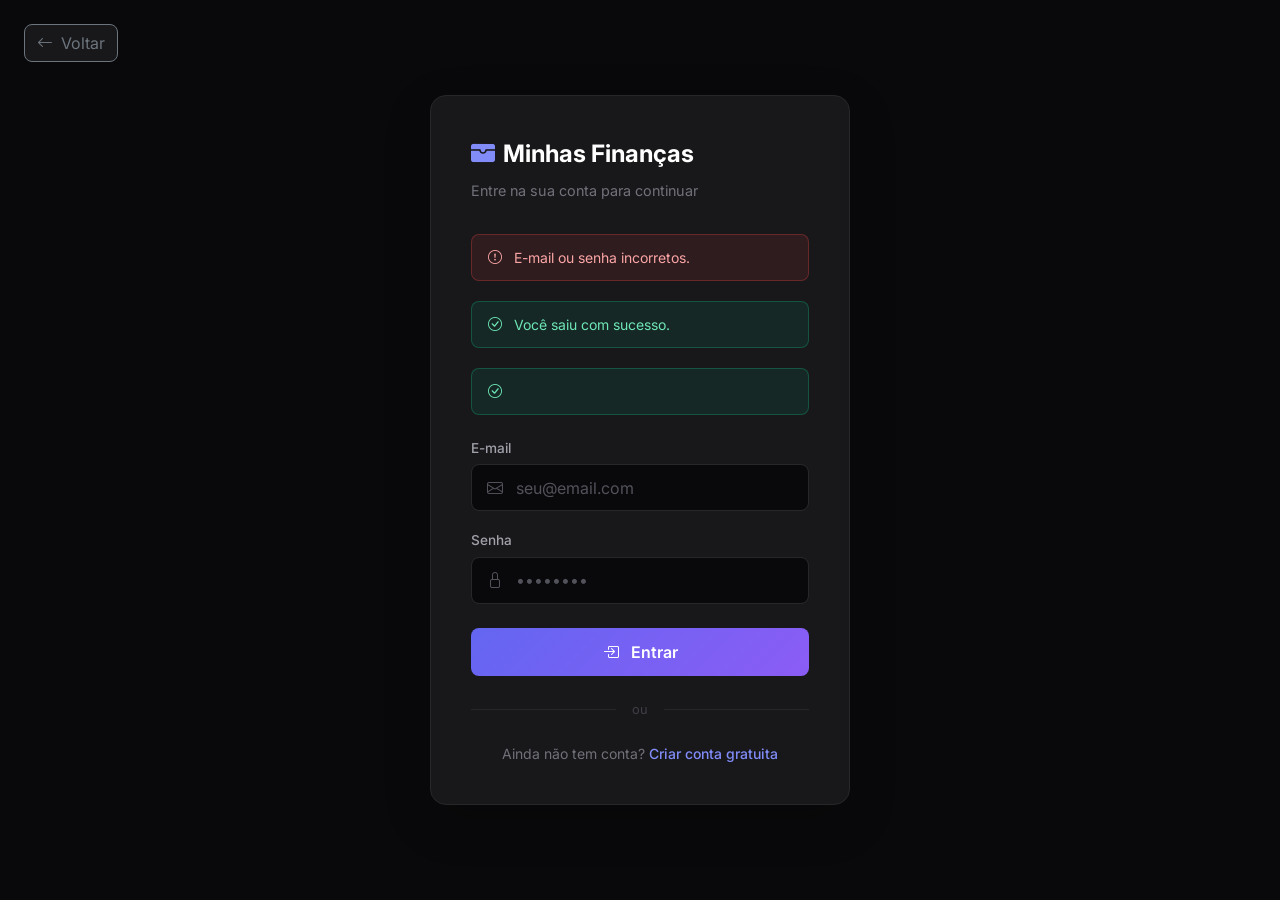
<file: sistema-financas/src/main/resources/templates/login.html>
<!DOCTYPE html>
<html xmlns:th="http://www.thymeleaf.org" lang="pt-BR">
<head>
    <meta charset="UTF-8">
    <meta name="viewport" content="width=device-width, initial-scale=1.0">
    <title>Login — Minhas Finanças</title>
    <link href="https://cdn.jsdelivr.net/npm/bootstrap@5.3.0/dist/css/bootstrap.min.css" rel="stylesheet">
    <link href="https://cdn.jsdelivr.net/npm/bootstrap-icons@1.11.1/font/bootstrap-icons.css" rel="stylesheet">
    <link href="https://fonts.googleapis.com/css2?family=Inter:wght@300;400;500;600;700&display=swap" rel="stylesheet">
    <link rel="stylesheet" th:href="@{/css/style.css}">
    <style>
        body {
            background-color: #09090b;
            font-family: 'Inter', sans-serif;
            min-height: 100vh;
            display: flex;
            align-items: center;
            justify-content: center;
        }
        .auth-card {
            background: #18181b;
            border: 1px solid #27272a;
            border-radius: 16px;
            padding: 2.5rem;
            width: 100%;
            max-width: 420px;
        }
        .auth-logo {
            font-size: 1.5rem;
            font-weight: 700;
            color: #ffffff;
            display: flex;
            align-items: center;
            gap: 0.5rem;
            margin-bottom: 0.5rem;
        }
        .auth-subtitle {
            color: #71717a;
            font-size: 0.9rem;
            margin-bottom: 2rem;
        }
        .form-control, .form-select {
            background-color: #09090b;
            border: 1px solid #27272a;
            color: #e4e4e7;
            padding: 0.65rem 1rem;
            border-radius: 8px;
        }
        .form-control:focus, .form-select:focus {
            background-color: #09090b;
            border-color: #6366f1;
            color: #e4e4e7;
            box-shadow: 0 0 0 3px rgba(99, 102, 241, 0.15);
        }
        .form-control::placeholder { color: #52525b; }
        .form-label {
            color: #a1a1aa;
            font-size: 0.85rem;
            font-weight: 500;
            margin-bottom: 0.4rem;
        }
        .btn-primary-auth {
            background: linear-gradient(135deg, #6366f1, #8b5cf6);
            border: none;
            color: #fff;
            font-weight: 600;
            padding: 0.75rem;
            border-radius: 8px;
            width: 100%;
            font-size: 1rem;
            transition: opacity 0.2s;
        }
        .btn-primary-auth:hover { opacity: 0.9; color: #fff; }
        .divider {
            display: flex;
            align-items: center;
            gap: 1rem;
            color: #3f3f46;
            font-size: 0.8rem;
            margin: 1.5rem 0;
        }
        .divider::before, .divider::after {
            content: '';
            flex: 1;
            height: 1px;
            background: #27272a;
        }
        .auth-link {
            color: #818cf8;
            text-decoration: none;
            font-weight: 500;
        }
        .auth-link:hover { color: #a5b4fc; }
        .alert-auth {
            background: rgba(239, 68, 68, 0.1);
            border: 1px solid rgba(239, 68, 68, 0.3);
            color: #fca5a5;
            border-radius: 8px;
            padding: 0.75rem 1rem;
            font-size: 0.875rem;
            margin-bottom: 1.25rem;
        }
        .alert-success-auth {
            background: rgba(16, 185, 129, 0.1);
            border: 1px solid rgba(16, 185, 129, 0.3);
            color: #6ee7b7;
            border-radius: 8px;
            padding: 0.75rem 1rem;
            font-size: 0.875rem;
            margin-bottom: 1.25rem;
        }
        .input-group-icon {
            position: relative;
        }
        .input-group-icon .bi {
            position: absolute;
            left: 1rem;
            top: 50%;
            transform: translateY(-50%);
            color: #52525b;
            font-size: 1rem;
            z-index: 2;
        }
        .input-group-icon .form-control {
            padding-left: 2.75rem;
        }
    </style>
</head>
<body>

<div class="position-absolute top-0 start-0 m-3 m-md-4">
    <a href="/" class="btn btn-outline-secondary border-secondary text-secondary" style="background-color: #18181b; border-radius: 8px;">
        <i class="bi bi-arrow-left me-2"></i>Voltar
    </a>
</div>

<div class="auth-card shadow-lg">
    <div class="auth-logo">
        <i class="bi bi-wallet-fill" style="color: #818cf8;"></i>
        Minhas Finanças
    </div>
    <p class="auth-subtitle">Entre na sua conta para continuar</p>

    <!-- Mensagens de feedback do Spring Security (parâmetros da URL) -->
    <div th:if="${param.erro}" class="alert-auth">
        <i class="bi bi-exclamation-circle me-2"></i>
        <span>E-mail ou senha incorretos.</span>
    </div>
    <div th:if="${param.logout}" class="alert-success-auth">
        <i class="bi bi-check-circle me-2"></i>
        <span>Você saiu com sucesso.</span>
    </div>

    <!-- Mensagens de feedback de registro (flash attributes) -->
    <div th:if="${sucesso}" class="alert-success-auth">
        <i class="bi bi-check-circle me-2"></i>
        <span th:text="${sucesso}"></span>
    </div>

    <form th:action="@{/login}" method="post">
        <div class="mb-3">
            <label class="form-label">E-mail</label>
            <div class="input-group-icon">
                <i class="bi bi-envelope"></i>
                <input type="email"
                       id="email"
                       name="email"
                       class="form-control"
                       placeholder="seu@email.com"
                       required
                       autocomplete="email">
            </div>
        </div>

        <div class="mb-4">
            <label class="form-label">Senha</label>
            <div class="input-group-icon">
                <i class="bi bi-lock"></i>
                <input type="password"
                       id="senha"
                       name="senha"
                       class="form-control"
                       placeholder="••••••••"
                       required
                       autocomplete="current-password">
            </div>
        </div>

        <button type="submit" class="btn-primary-auth">
            <i class="bi bi-box-arrow-in-right me-2"></i>
            Entrar
        </button>
    </form>

    <div class="divider">ou</div>

    <p class="text-center m-0" style="color: #71717a; font-size: 0.875rem;">
        Ainda não tem conta?
        <a href="/registrar" class="auth-link">Criar conta gratuita</a>
    </p>
</div>

<script src="https://cdn.jsdelivr.net/npm/bootstrap@5.3.0/dist/js/bootstrap.bundle.min.js"></script>
</body>
</html>
</file>
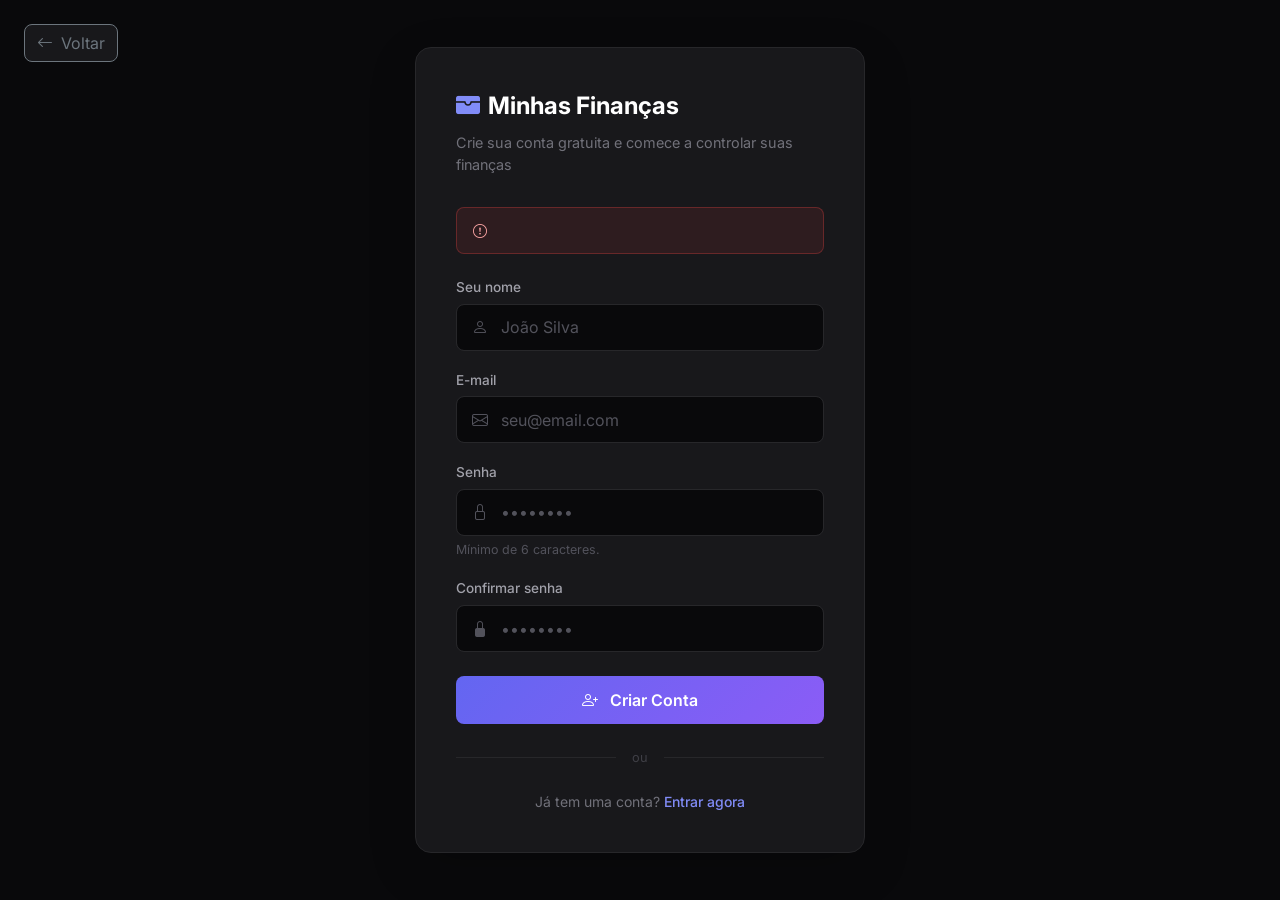
<file: sistema-financas/src/main/resources/templates/registrar.html>
<!DOCTYPE html>
<html xmlns:th="http://www.thymeleaf.org" lang="pt-BR">

<head>
    <meta charset="UTF-8">
    <meta name="viewport" content="width=device-width, initial-scale=1.0">
    <title>Criar Conta — Minhas Finanças</title>
    <link href="https://cdn.jsdelivr.net/npm/bootstrap@5.3.0/dist/css/bootstrap.min.css" rel="stylesheet">
    <link href="https://cdn.jsdelivr.net/npm/bootstrap-icons@1.11.1/font/bootstrap-icons.css" rel="stylesheet">
    <link href="https://fonts.googleapis.com/css2?family=Inter:wght@300;400;500;600;700&display=swap" rel="stylesheet">
    <link rel="stylesheet" th:href="@{/css/style.css}">
    <style>
        body {
            background-color: #09090b;
            font-family: 'Inter', sans-serif;
            min-height: 100vh;
            display: flex;
            align-items: center;
            justify-content: center;
            padding: 2rem 1rem;
        }

        .auth-card {
            background: #18181b;
            border: 1px solid #27272a;
            border-radius: 16px;
            padding: 2.5rem;
            width: 100%;
            max-width: 450px;
        }

        .auth-logo {
            font-size: 1.5rem;
            font-weight: 700;
            color: #ffffff;
            display: flex;
            align-items: center;
            gap: 0.5rem;
            margin-bottom: 0.5rem;
        }

        .auth-subtitle {
            color: #71717a;
            font-size: 0.9rem;
            margin-bottom: 2rem;
        }

        .form-control {
            background-color: #09090b;
            border: 1px solid #27272a;
            color: #e4e4e7;
            padding: 0.65rem 1rem 0.65rem 2.75rem;
            border-radius: 8px;
        }

        .form-control:focus {
            background-color: #09090b;
            border-color: #6366f1;
            color: #e4e4e7;
            box-shadow: 0 0 0 3px rgba(99, 102, 241, 0.15);
        }

        .form-control::placeholder {
            color: #52525b;
        }

        .form-label {
            color: #a1a1aa;
            font-size: 0.85rem;
            font-weight: 500;
            margin-bottom: 0.4rem;
        }

        .btn-primary-auth {
            background: linear-gradient(135deg, #6366f1, #8b5cf6);
            border: none;
            color: #fff;
            font-weight: 600;
            padding: 0.75rem;
            border-radius: 8px;
            width: 100%;
            font-size: 1rem;
            transition: opacity 0.2s;
        }

        .btn-primary-auth:hover {
            opacity: 0.9;
            color: #fff;
        }

        .auth-link {
            color: #818cf8;
            text-decoration: none;
            font-weight: 500;
        }

        .auth-link:hover {
            color: #a5b4fc;
        }

        .alert-auth {
            background: rgba(239, 68, 68, 0.1);
            border: 1px solid rgba(239, 68, 68, 0.3);
            color: #fca5a5;
            border-radius: 8px;
            padding: 0.75rem 1rem;
            font-size: 0.875rem;
            margin-bottom: 1.25rem;
        }

        .input-group-icon {
            position: relative;
        }

        .input-group-icon .bi {
            position: absolute;
            left: 1rem;
            top: 50%;
            transform: translateY(-50%);
            color: #52525b;
            font-size: 1rem;
            z-index: 2;
        }

        .password-hint {
            font-size: 0.78rem;
            color: #52525b;
            margin-top: 0.3rem;
        }

        .divider {
            display: flex;
            align-items: center;
            gap: 1rem;
            color: #3f3f46;
            font-size: 0.8rem;
            margin: 1.5rem 0;
        }

        .divider::before,
        .divider::after {
            content: '';
            flex: 1;
            height: 1px;
            background: #27272a;
        }
    </style>
</head>

<body>

    <div class="position-absolute top-0 start-0 m-3 m-md-4">
        <a href="/" class="btn btn-outline-secondary border-secondary text-secondary" style="background-color: #18181b; border-radius: 8px;">
            <i class="bi bi-arrow-left me-2"></i>Voltar
        </a>
    </div>

    <div class="auth-card shadow-lg">
        <div class="auth-logo">
            <i class="bi bi-wallet-fill" style="color: #818cf8;"></i>
            Minhas Finanças
        </div>
        <p class="auth-subtitle">Crie sua conta gratuita e comece a controlar suas finanças</p>

        <!-- Mensagem de erro -->
        <div th:if="${erro}" class="alert-auth">
            <i class="bi bi-exclamation-circle me-2"></i>
            <span th:text="${erro}"></span>
        </div>

        <form th:action="@{/registrar}" method="post">
            <div class="mb-3">
                <label class="form-label">Seu nome</label>
                <div class="input-group-icon">
                    <i class="bi bi-person"></i>
                    <input type="text" id="nome" name="nome" class="form-control" placeholder="João Silva" required
                        autocomplete="name">
                </div>
            </div>

            <div class="mb-3">
                <label class="form-label">E-mail</label>
                <div class="input-group-icon">
                    <i class="bi bi-envelope"></i>
                    <input type="email" id="email" name="email" class="form-control" placeholder="seu@email.com"
                        required autocomplete="email">
                </div>
            </div>

            <div class="mb-3">
                <label class="form-label">Senha</label>
                <div class="input-group-icon">
                    <i class="bi bi-lock"></i>
                    <input type="password" id="senha" name="senha" class="form-control" placeholder="••••••••" required
                        autocomplete="new-password">
                </div>
                <p class="password-hint">Mínimo de 6 caracteres.</p>
            </div>

            <div class="mb-4">
                <label class="form-label">Confirmar senha</label>
                <div class="input-group-icon">
                    <i class="bi bi-lock-fill"></i>
                    <input type="password" id="confirmarSenha" name="confirmarSenha" class="form-control"
                        placeholder="••••••••" required autocomplete="new-password">
                </div>
            </div>

            <button type="submit" class="btn-primary-auth">
                <i class="bi bi-person-plus me-2"></i>
                Criar Conta
            </button>
        </form>

        <div class="divider">ou</div>

        <p class="text-center m-0" style="color: #71717a; font-size: 0.875rem;">
            Já tem uma conta?
            <a href="/login" class="auth-link">Entrar agora</a>
        </p>
    </div>

    <script src="https://cdn.jsdelivr.net/npm/bootstrap@5.3.0/dist/js/bootstrap.bundle.min.js"></script>
</body>

</html>
</file>
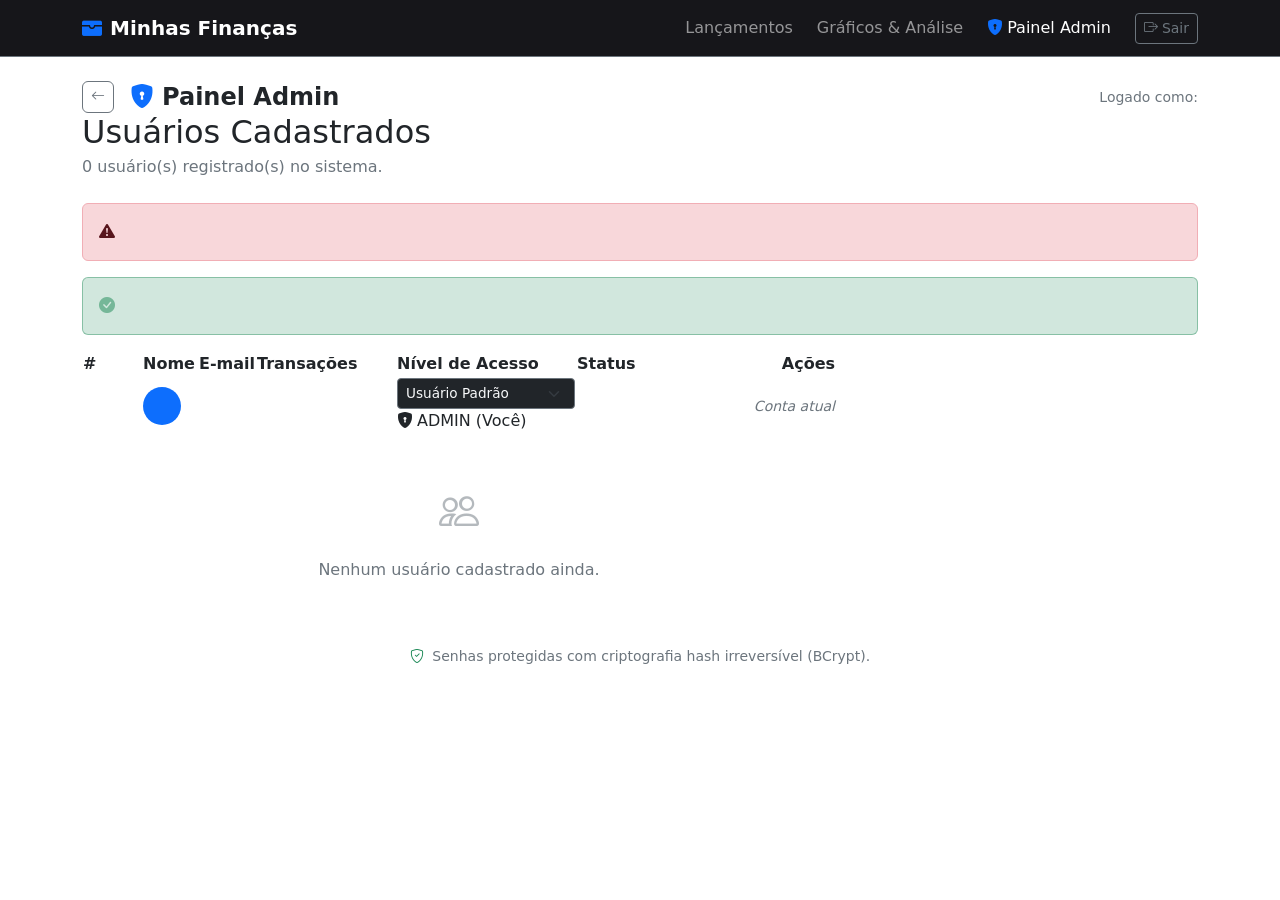
<file: sistema-financas/src/main/resources/templates/admin/usuarios.html>
<!DOCTYPE html>
<html xmlns:th="http://www.thymeleaf.org" xmlns:sec="http://www.thymeleaf.org/extras/spring-security">

<head>
    <meta charset="UTF-8">
    <title>Admin — Usuários Cadastrados</title>
    <link href="https://cdn.jsdelivr.net/npm/bootstrap@5.3.0/dist/css/bootstrap.min.css" rel="stylesheet">
    <link href="https://cdn.jsdelivr.net/npm/bootstrap-icons@1.11.1/font/bootstrap-icons.css" rel="stylesheet">
    <link href="https://fonts.googleapis.com/css2?family=Inter:wght@300;400;500;600;700&display=swap" rel="stylesheet">
    <link rel="stylesheet" th:href="@{/css/index.css}">
    <link rel="stylesheet" th:href="@{/css/style.css}">
</head>

<body>

    <!-- Navbar -->
    <nav class="navbar navbar-expand-lg navbar-dark border-bottom border-secondary mb-4"
        style="background-color: #16161a;">
        <div class="container">
            <a class="navbar-brand fw-bold" href="/app"><i class="bi bi-wallet-fill text-primary me-2"></i>Minhas
                Finanças</a>
            <div class="collapse navbar-collapse">
                <ul class="navbar-nav ms-auto align-items-center gap-2">
                    <li class="nav-item">
                        <a class="nav-link" href="/app">Lançamentos</a>
                    </li>
                    <li class="nav-item">
                        <a class="nav-link" href="/dashboard">Gráficos &amp; Análise</a>
                    </li>
                    <li class="nav-item" sec:authorize="hasRole('ADMIN')">
                        <a class="nav-link active" href="/admin/usuarios">
                            <i class="bi bi-shield-lock-fill text-primary me-1"></i>Painel Admin
                        </a>
                    </li>
                    <li class="nav-item ms-2">
                        <form th:action="@{/logout}" method="post" class="m-0">
                            <button type="submit" class="btn btn-sm btn-outline-secondary border-secondary">
                                <i class="bi bi-box-arrow-right me-1"></i>Sair
                            </button>
                        </form>
                    </li>
                </ul>
            </div>
        </div>
    </nav>

    <!-- Sticky header -->
    <div class="app-header">
        <div class="container d-flex justify-content-between align-items-center">
            <div class="d-flex align-items-center gap-3">
                <a href="/app" class="btn btn-sm btn-outline-secondary border-secondary text-secondary d-flex align-items-center justify-content-center" style="border-radius: 6px; width: 32px; height: 32px;" title="Voltar para Lançamentos">
                    <i class="bi bi-arrow-left"></i>
                </a>
                <h4 class="m-0 fw-bold"><i class="bi bi-shield-lock-fill text-primary me-2"></i>Painel Admin</h4>
            </div>
            <div class="d-flex align-items-center gap-2">
                <span class="text-secondary small">Logado como: <span th:text="${nomeUsuario}"
                        class="text-white fw-medium"></span></span>
            </div>
        </div>
    </div>

    <div class="container pb-5">

        <!-- Header da seção -->
        <div class="d-flex justify-content-between align-items-end mb-4">
            <div>
                <h2 class="mb-1">Usuários Cadastrados</h2>
                <p class="text-secondary m-0">
                    <span th:text="${total}">0</span> usuário(s) registrado(s) no sistema.
                </p>
            </div>
        </div>

        <!-- Alertas -->
        <div th:if="${erro}" class="alert alert-danger" role="alert">
            <i class="bi bi-exclamation-triangle-fill me-2"></i><span th:text="${erro}"></span>
        </div>
        <div th:if="${sucesso}" class="alert alert-success" role="alert"
            style="background-color: rgba(25, 135, 84, 0.2); color: #75b798; border-color: rgba(25, 135, 84, 0.4);">
            <i class="bi bi-check-circle-fill me-2"></i><span th:text="${sucesso}"></span>
        </div>

        <!-- Tabela de usuários -->
        <div class="table-container">
            <table class="table-custom">
                <thead>
                    <tr>
                        <th style="width: 60px;">#</th>
                        <th>Nome</th>
                        <th>E-mail</th>
                        <th style="width: 140px;">Transações</th>
                        <th style="width: 180px;">Nível de Acesso</th>
                        <th style="width: 140px;">Status</th>
                        <th style="width: 120px;" class="text-end">Ações</th>
                    </tr>
                </thead>
                <tbody>
                    <tr th:each="u, iterStat : ${usuarios}">
                        <!-- ID -->
                        <td class="text-secondary fw-medium" th:text="${u.id}"></td>

                        <!-- Avatar + Nome -->
                        <td>
                            <div class="d-flex align-items-center gap-3">
                                <div class="rounded-circle bg-primary d-flex align-items-center justify-content-center"
                                    style="width: 38px; height: 38px; font-size: 0.85rem; font-weight: 700; flex-shrink: 0;"
                                    th:text="${#strings.toUpperCase(#strings.substring(u.nome, 0, 1))}">
                                </div>
                                <span class="fw-medium text-white" th:text="${u.nome}"></span>
                            </div>
                        </td>

                        <!-- E-mail -->
                        <td>
                            <span class="text-secondary" th:text="${u.email}"></span>
                        </td>

                        <!-- Quantidade de transações -->
                        <td>
                            <span class="badge-soft"
                                th:classappend="${quantidades[iterStat.index] > 0} ? 'badge-entrada' : 'badge-saida'"
                                th:text="${quantidades[iterStat.index]} + ' transação(ões)'">
                            </span>
                        </td>

                        <!-- Nível de Acesso (Select via Formulário) -->
                        <td>
                            <form th:action="@{/admin/usuario/{id}/perfil(id=${u.id})}" method="post"
                                class="m-0 d-flex gap-2" th:if="${u.id != idUsuarioLogado}">
                                <select name="novoPerfil"
                                    class="form-select form-select-sm bg-dark text-light border-secondary"
                                    style="font-size: 0.85rem;" onchange="this.form.submit()">
                                    <option value="USER" th:selected="${u.perfil.name() == 'USER'}">Usuário Padrão
                                    </option>
                                    <option value="ADMIN" th:selected="${u.perfil.name() == 'ADMIN'}">Administrador
                                    </option>
                                </select>
                            </form>
                            <span th:if="${u.id == idUsuarioLogado}" class="badge-soft badge-entrada">
                                <i class="bi bi-shield-lock-fill me-1"></i>ADMIN (Você)
                            </span>
                        </td>

                        <!-- Status ativo -->
                        <td>
                            <span class="badge-soft" th:classappend="${u.ativo} ? 'badge-entrada' : 'badge-saida'">
                                <i class="bi me-1" th:classappend="${u.ativo} ? 'bi-circle-fill' : 'bi-x-circle-fill'"
                                    style="font-size: 0.5rem;"></i>
                                <span th:text="${u.ativo} ? 'Ativo' : 'Desativado'"></span>
                            </span>
                        </td>

                        <!-- Ações (Toggle Status) -->
                        <td class="text-end">
                            <form th:action="@{/admin/usuario/{id}/toggle-ativo(id=${u.id})}" method="post"
                                class="m-0 d-inline-block" th:if="${u.id != idUsuarioLogado}">
                                <button type="submit" class="btn btn-sm"
                                    th:classappend="${u.ativo} ? 'btn-outline-danger' : 'btn-outline-success'"
                                    th:title="${u.ativo} ? 'Desativar Conta' : 'Ativar Conta'">
                                    <i class="bi"
                                        th:classappend="${u.ativo} ? 'bi-person-dash' : 'bi-person-check'"></i>
                                </button>
                            </form>
                            <span th:if="${u.id == idUsuarioLogado}" class="text-secondary small fst-italic">Conta
                                atual</span>
                        </td>
                    </tr>

                    <!-- Estado vazio -->
                    <tr th:if="${#lists.isEmpty(usuarios)}">
                        <td colspan="7" class="text-center py-5 text-secondary">
                            <i class="bi bi-people fs-1 d-block mb-3 opacity-50"></i>
                            Nenhum usuário cadastrado ainda.
                        </td>
                    </tr>
                </tbody>
            </table>
        </div>

        <!-- Nota de segurança -->
        <p class="text-secondary small mt-3 text-center">
            <i class="bi bi-shield-check me-1 text-success"></i>
            Senhas protegidas com criptografia hash irreversível (BCrypt).
        </p>

    </div>

    <script src="https://cdn.jsdelivr.net/npm/bootstrap@5.3.0/dist/js/bootstrap.bundle.min.js"></script>
</body>

</html>
</file>
